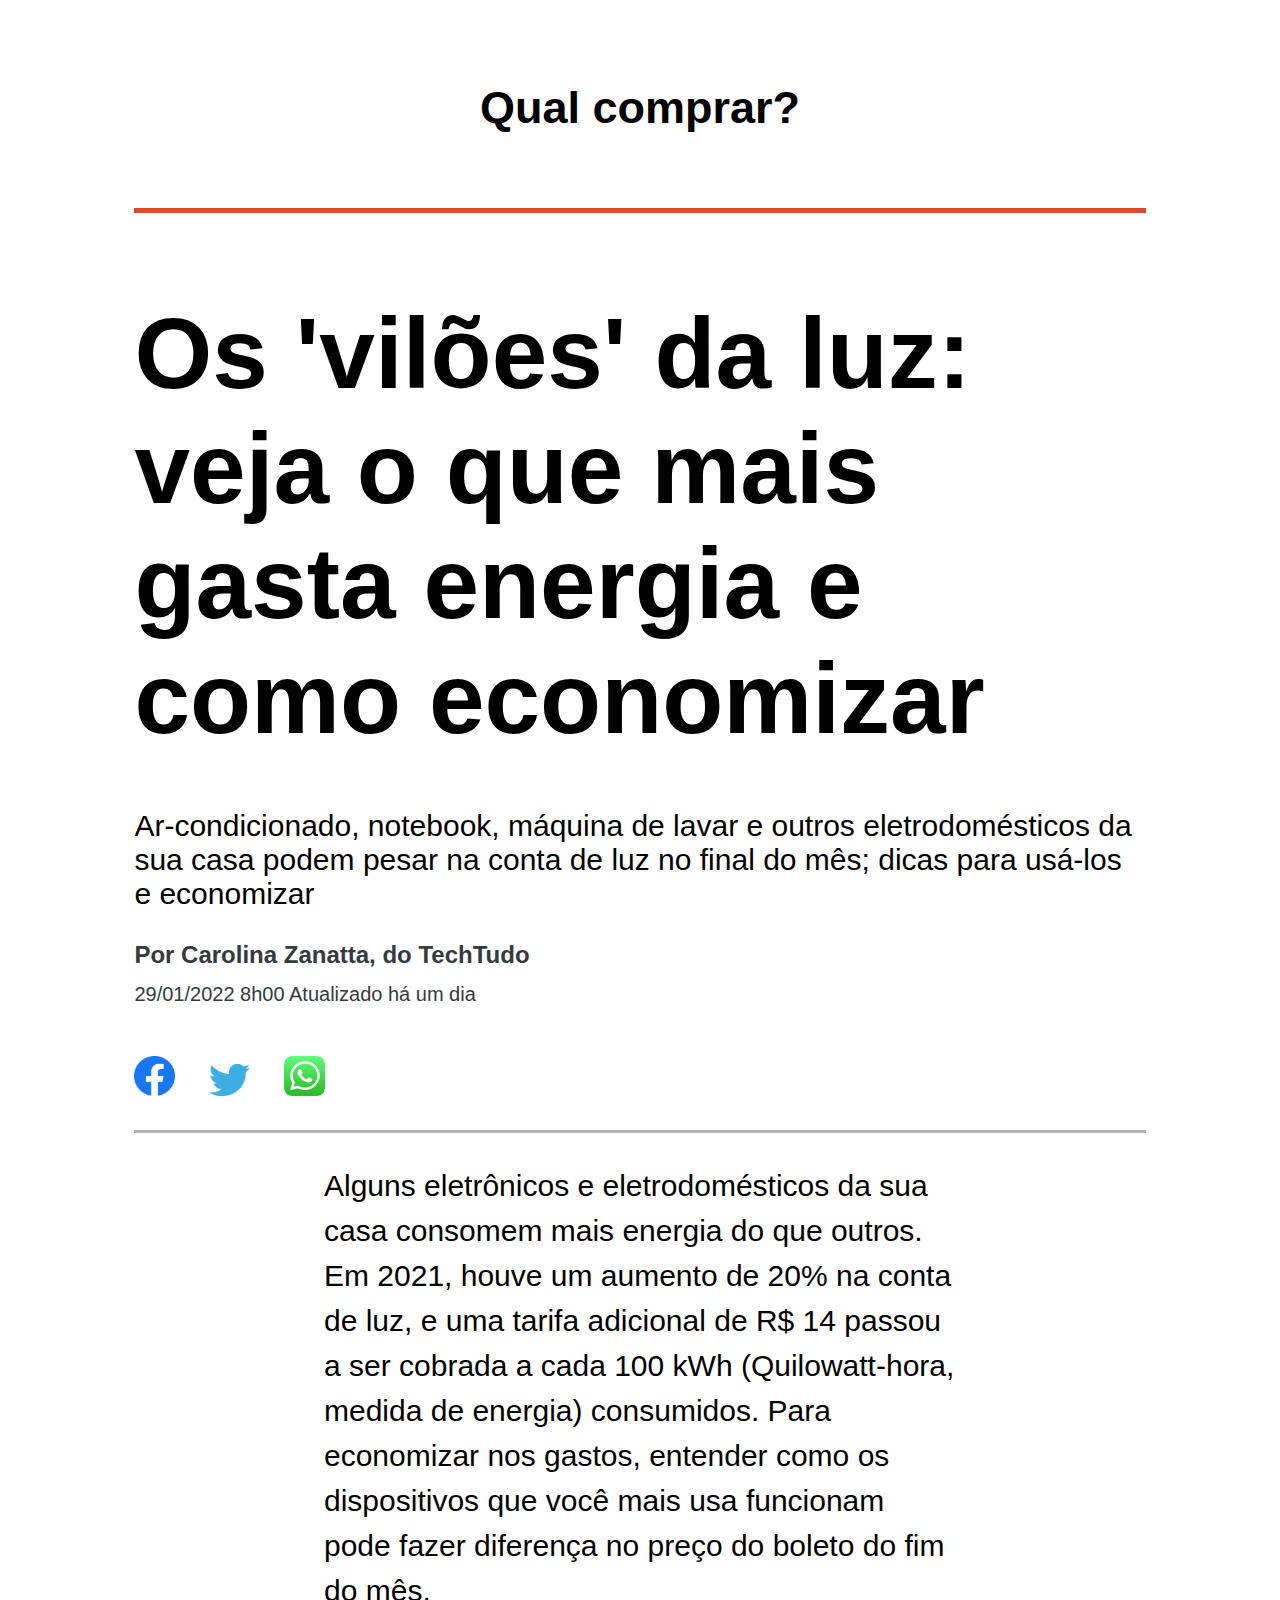
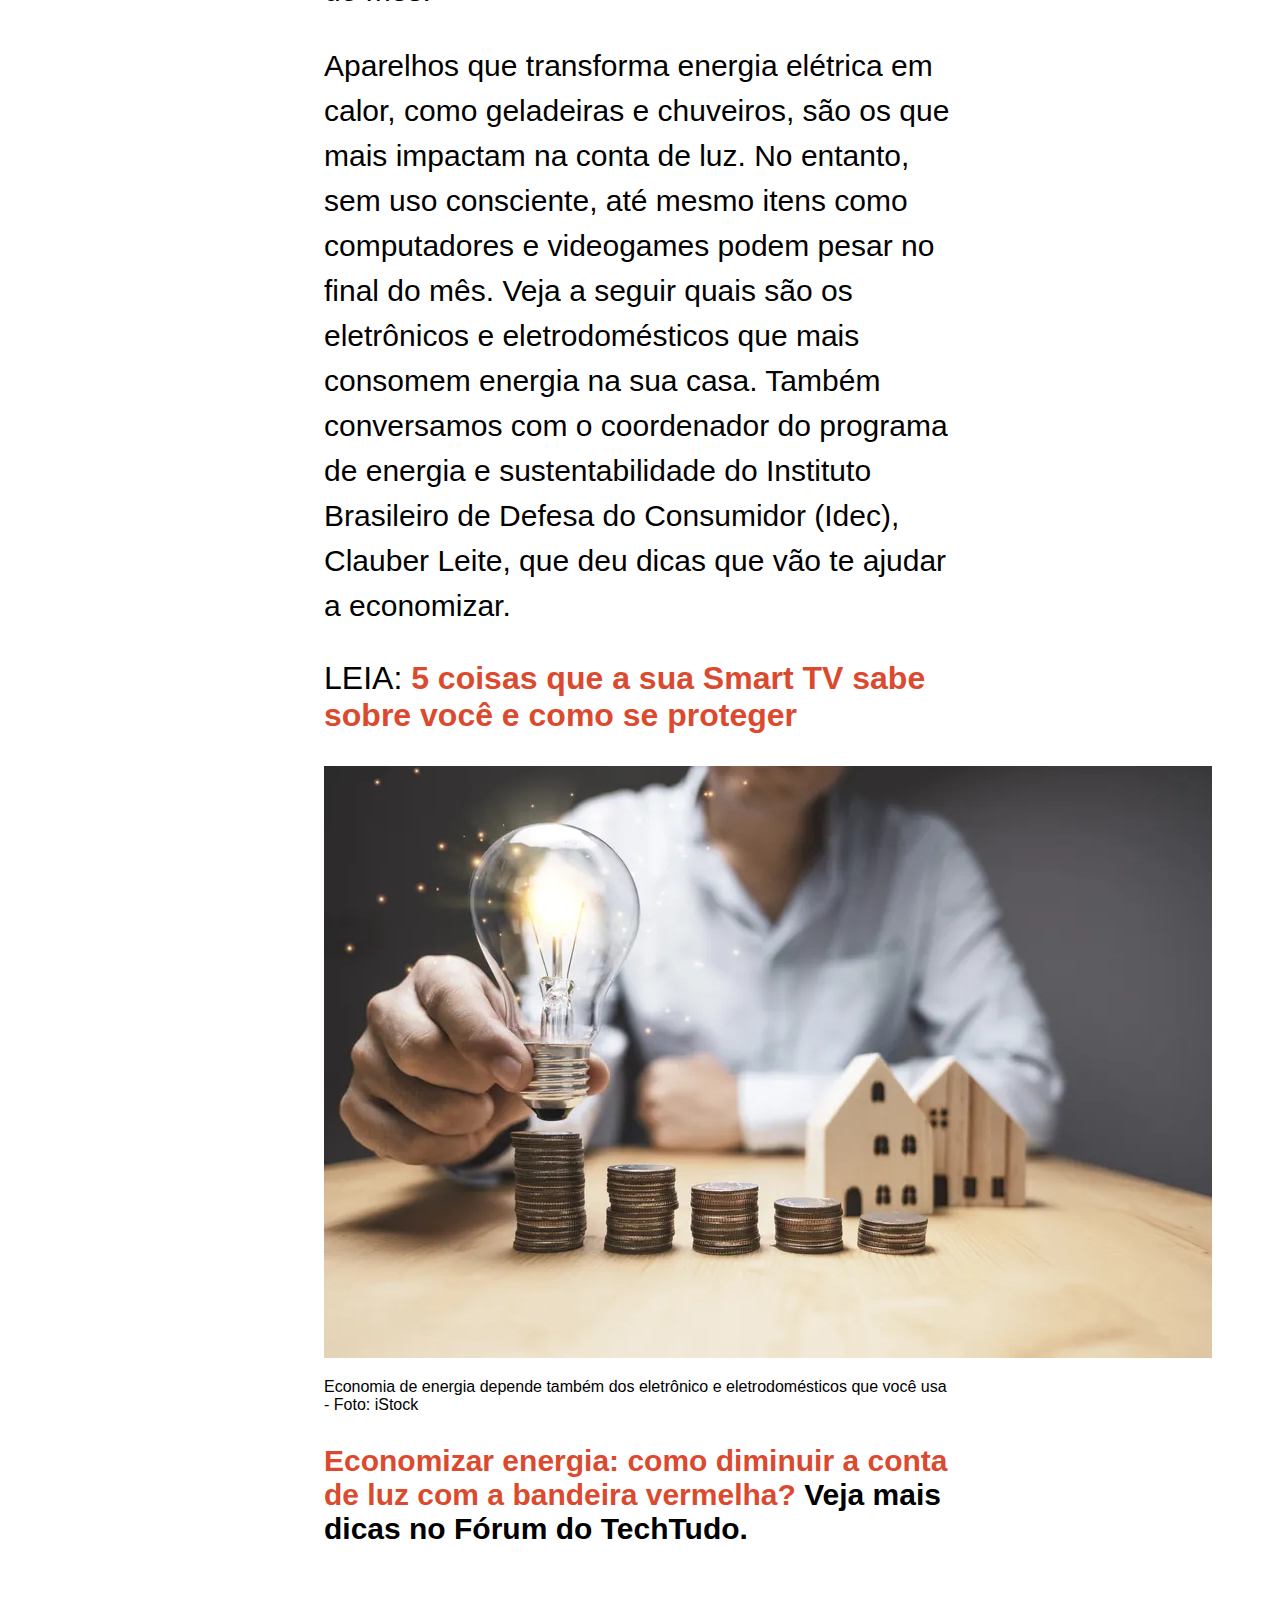
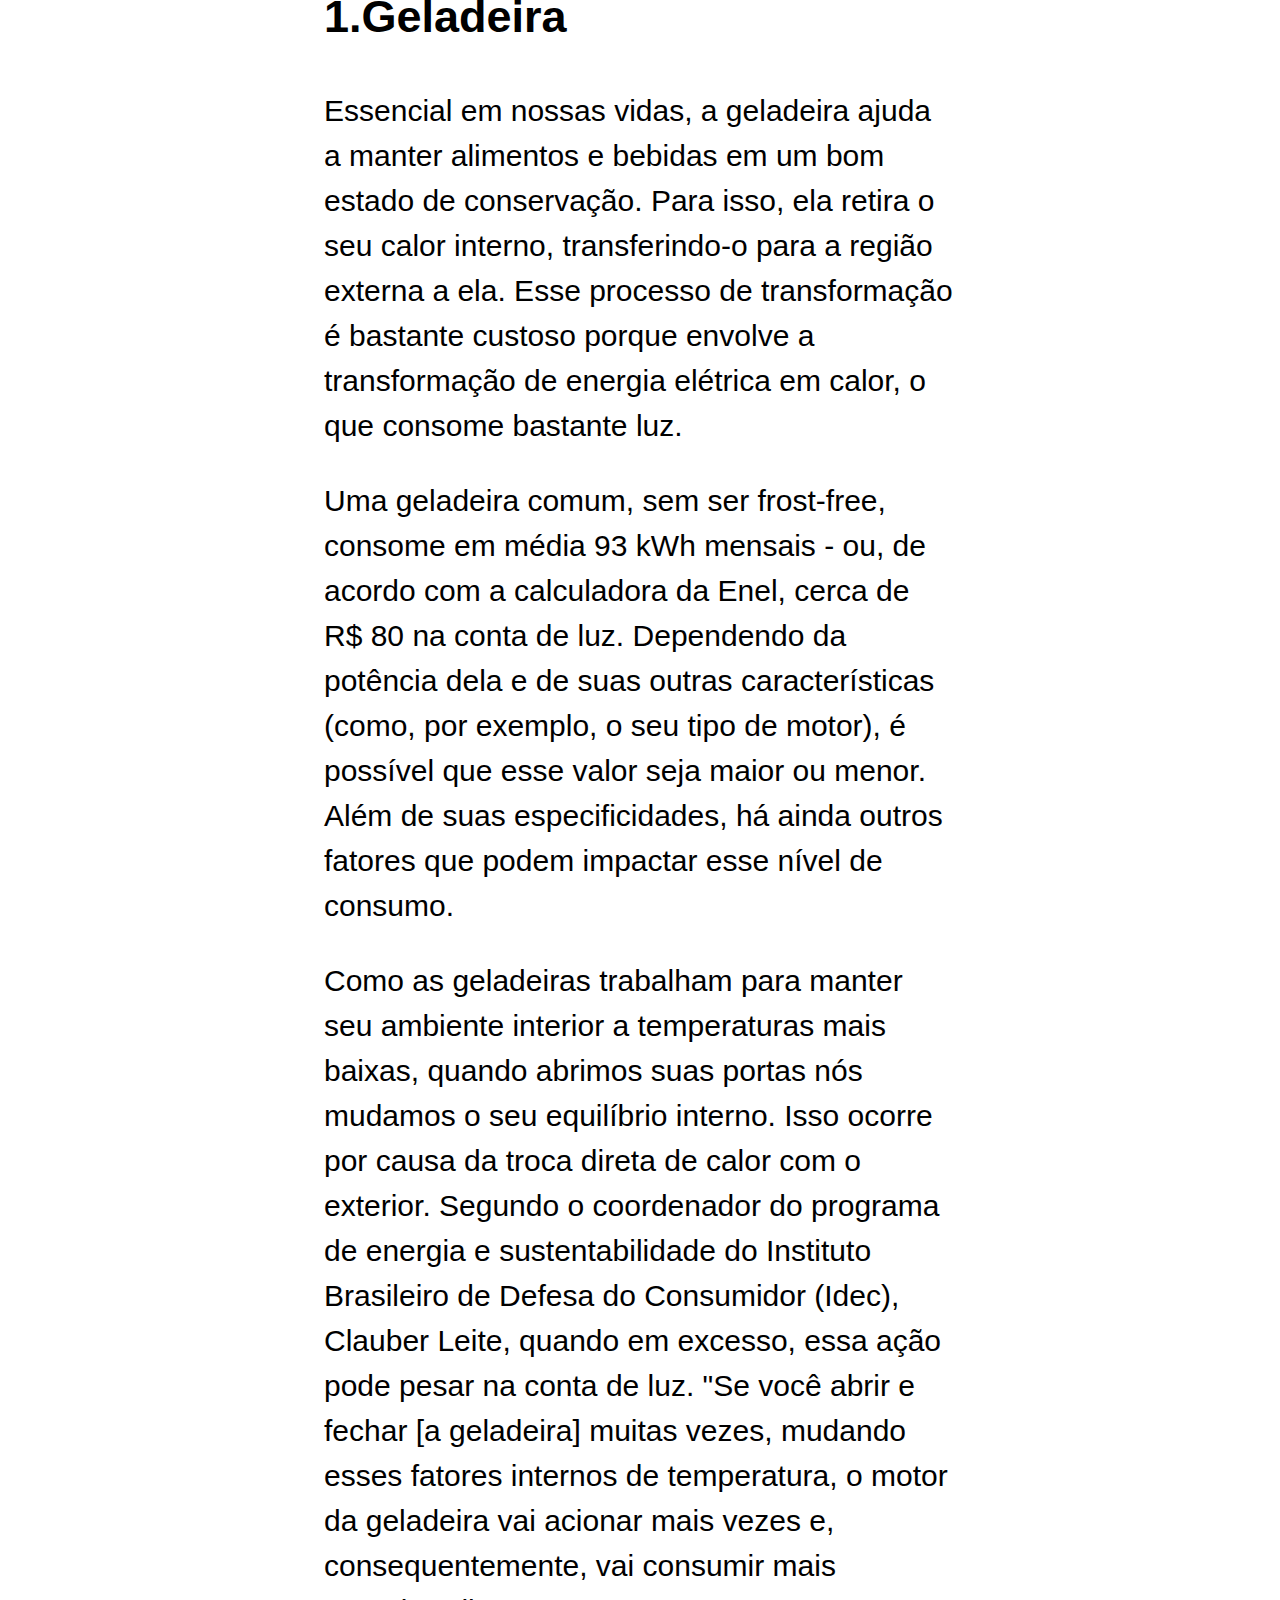
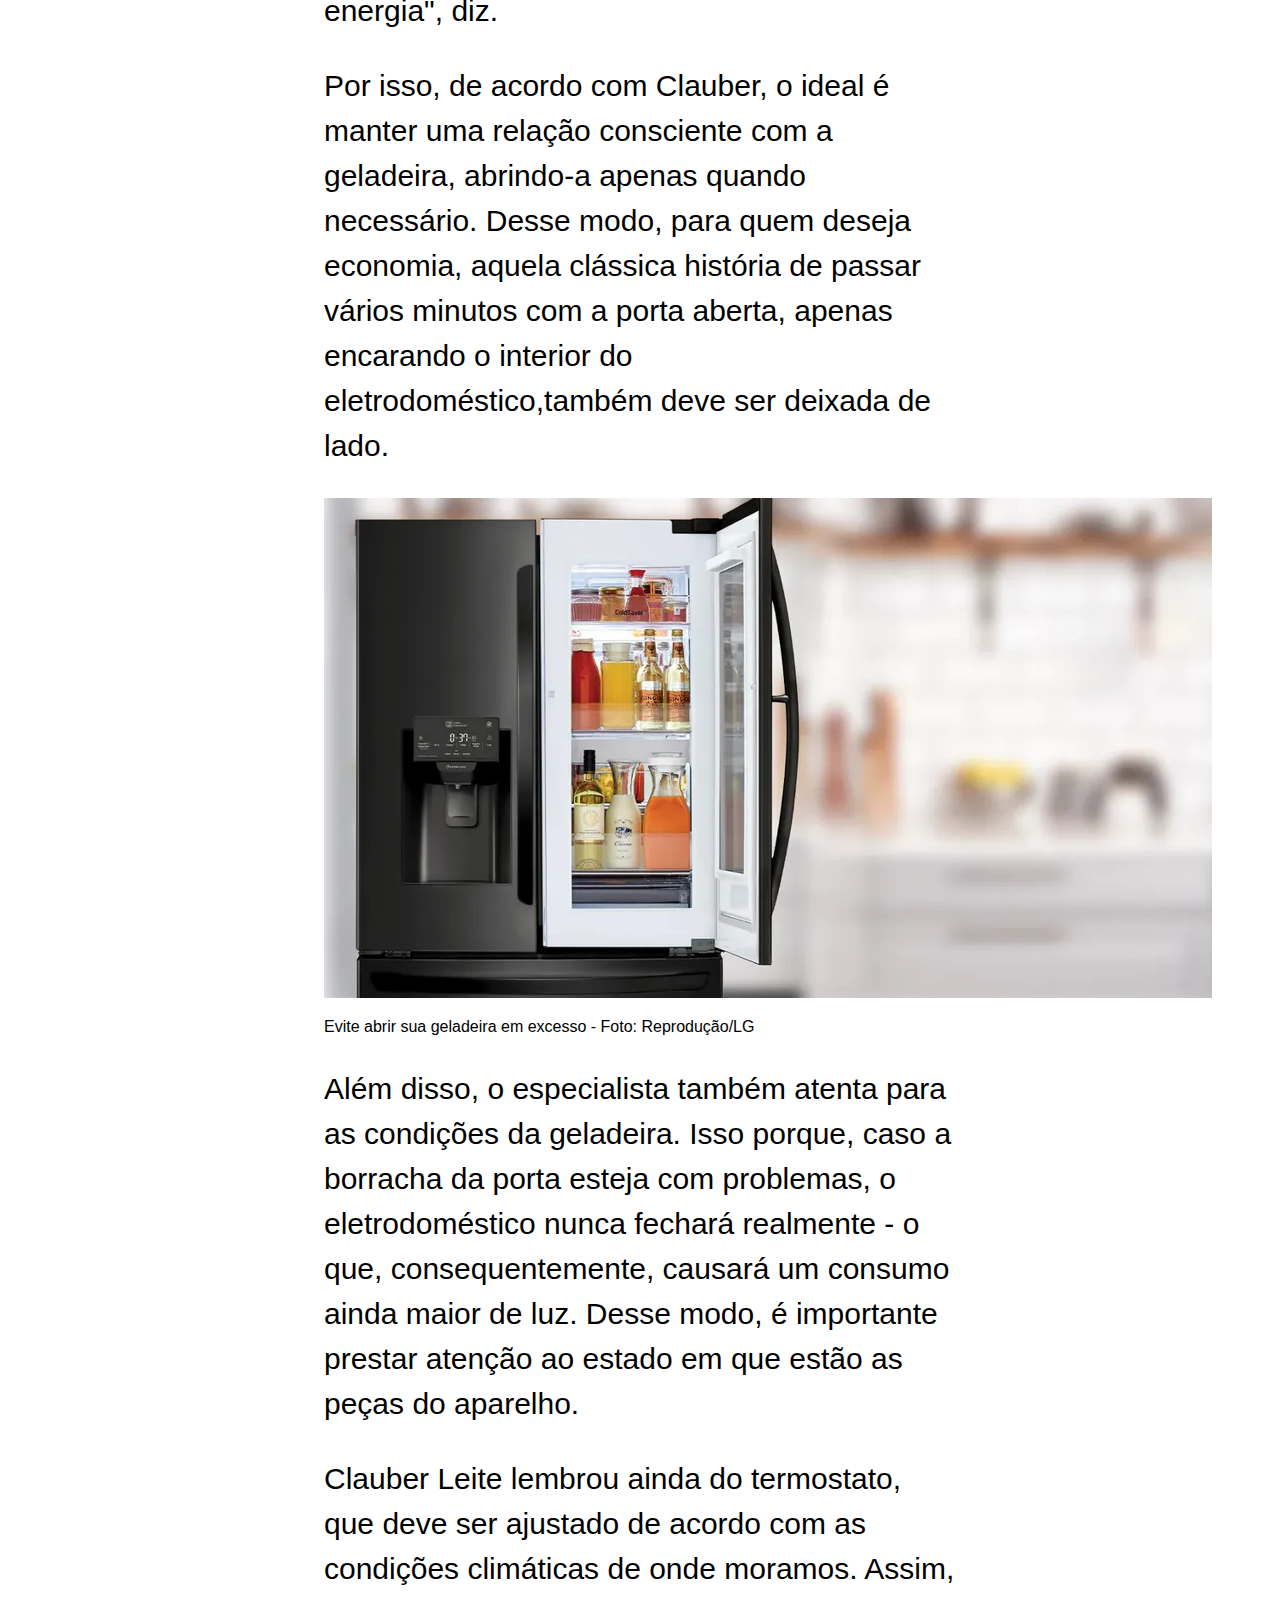
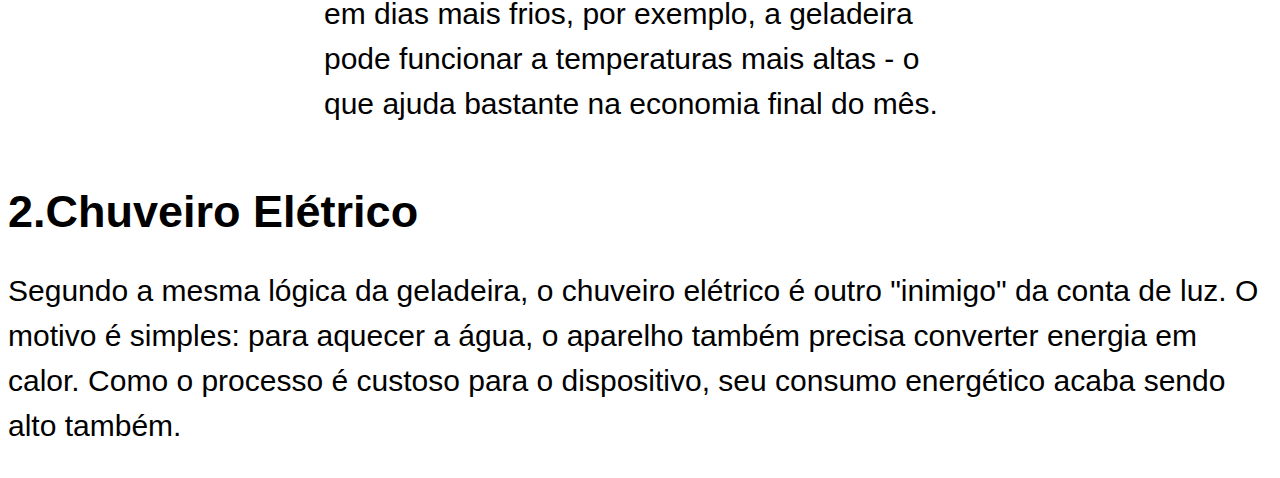
<file: Nova Pasta/index.html>
<!DOCTYPE html>
<html lang="pt-BR">
    <head>
        <meta charset="UTF-8">
        <link rel="stylesheet" href="style.css">
        <meta name="viewport" content="width=device-width, initial-scale=1.0">
        <title>Projeto</title>
    </head>
    <body>
        <div class="headerContainer">
            <h1 class="titleHeader">Qual comprar?</h1>
        </div>
        <div class="container">
            <h2 class="titleH2">Os 'vilões' da luz: veja o que mais gasta energia e como economizar</h2>
            <p class="paragraphH2">Ar-condicionado, notebook, máquina de lavar e outros eletrodomésticos da sua casa podem pesar na conta de luz no final do mês; dicas para usá-los e economizar</p>
            <p class="paragraphName">Por Carolina Zanatta, do TechTudo</p>
            <p class="subtitleName">29/01/2022 8h00 Atualizado há um dia</p>
            <div class="containerImageIcon">
                <a href="https://web.facebook.com/elbertjean/?_rdc=1&_rdr" class="tagA">
                    <img class="imageIcon" src="./facebook.webp"/>
                </a>
                <a href="https://twitter.com" class="tagA">
                    <img class="imageIcon" src="./twitter.png"/>
                </a>
                <a href="https://web.whatsapp.com" class="tagA">
                    <img class="imageIcon" src="./whatsapp.png"/>
                </a>
                            </div>
        </div>
        <div class="containerContext">
            <p class="paragraphContext">
                Alguns eletrônicos e eletrodomésticos da sua casa consomem
                mais energia do que outros. Em 2021, houve um aumento de
                20% na conta de luz, e uma tarifa adicional de R$ 14 passou a
                ser cobrada a cada 100 kWh (Quilowatt-hora, medida de energia)
                consumidos. Para economizar nos gastos, entender como os
                dispositivos que você mais usa funcionam pode fazer diferença
                no preço do boleto do fim do mês.
            </p>
            <p class="paragraphContext">
                Aparelhos que transforma energia elétrica em calor, como
                geladeiras e chuveiros, são os que mais impactam na conta de
                luz. No entanto, sem uso consciente, até mesmo itens como
                computadores e videogames podem pesar no final do mês. Veja
                a seguir quais são os eletrônicos e eletrodomésticos que mais
                consomem energia na sua casa. Também conversamos com o
                coordenador do programa de energia e sustentabilidade do
                Instituto Brasileiro de Defesa do Consumidor (Idec), Clauber
                Leite, que deu dicas que vão te ajudar a economizar.
            </p>
            <p class="subtitleLink">
                LEIA: 
                <a class="subtitleLinkRed" href="https://google.com.br">
                    5 coisas que a sua Smart TV sabe sobre você e como
                    se proteger
                </a>
            </p>
        <img src="lampada.webp" alt="lampada">
        <p>Economia de energia depende também dos eletrônico e eletrodomésticos que você usa - Foto: iStock
        </p>
        <p class="textlampada">
            Economizar energia: como diminuir a conta de luz com a bandeira vermelha? 
            <a class="textlampadaa">
                Veja mais dicas no Fórum do TechTudo.
            </a>
        </p>
        <div class="geladeira">
            <h3 class="titlegeladeira">1.Geladeira</h3>
            <p class="paragraphGeladeira">
                Essencial em nossas vidas, a geladeira ajuda a manter alimentos
                e bebidas em um bom estado de conservação. Para isso, ela
                retira o seu calor interno, transferindo-o para a região externa a
                ela. Esse processo de transformação é bastante custoso porque
                envolve a transformação de energia elétrica em calor, o que
                consome bastante luz.
            </p>
            <p class="paragraphGeladeira">
                Uma geladeira comum, sem ser frost-free, consome em média
                93 kWh mensais - ou, de acordo com a calculadora da Enel,
                cerca de R$ 80 na conta de luz. Dependendo da potência dela e
                de suas outras características (como, por exemplo, o seu tipo de
                motor), é possível que esse valor seja maior ou menor. Além de
                suas especificidades, há ainda outros fatores que podem
                impactar esse nível de consumo.
            </p>
            <p class="paragraphGeladeira">
                Como as geladeiras trabalham para manter seu ambiente
                interior a temperaturas mais baixas, quando abrimos suas
                portas nós mudamos o seu equilíbrio interno. Isso ocorre por
                causa da troca direta de calor com o exterior. Segundo o
                coordenador do programa de energia e sustentabilidade do
                Instituto Brasileiro de Defesa do Consumidor (Idec), Clauber
                Leite, quando em excesso, essa ação pode pesar na conta de
                luz. "Se você abrir e fechar [a geladeira] muitas vezes, mudando
                esses fatores internos de temperatura, o motor da geladeira vai
                acionar mais vezes e, consequentemente, vai consumir mais
                energia", diz.
            </p>
            <p class="paragraphGeladeira">
                Por isso, de acordo com Clauber, o ideal é manter uma relação
                consciente com a geladeira, abrindo-a apenas quando
                necessário. Desse modo, para quem deseja economia, aquela
                clássica história de passar vários minutos com a porta aberta,
                apenas encarando o interior do eletrodoméstico,também deve
                ser deixada de lado.
            </p>
        </div>
        <img src="geladeira.webp" alt="geladeira">
        <p class="textgeladeira">
            Evite abrir sua geladeira em excesso - Foto: Reprodução/LG
        </p>
        <p class="paragraphGeladeira">
            Além disso, o especialista também atenta para as condições da
            geladeira. Isso porque, caso a borracha da porta esteja com
            problemas, o eletrodoméstico nunca fechará realmente - o que,
            consequentemente, causará um consumo ainda maior de luz.
            Desse modo, é importante prestar atenção ao estado em que
            estão as peças do aparelho.
        </p>
        <p class="paragraphGeladeira">
            Clauber Leite lembrou ainda do termostato, que deve ser
            ajustado de acordo com as condições climáticas de onde
            moramos. Assim, em dias mais frios, por exemplo, a geladeira
            pode funcionar a temperaturas mais altas - o que ajuda
            bastante na economia final do mês.
        </p>
       </div>
       <div class="chuveiroeletrico">
            <h4 class="titlechuveiroeletrico">2.Chuveiro Elétrico</h4>
            <p class="paragraphGeladeira">
                Segundo a mesma lógica da geladeira, o chuveiro elétrico é
                outro "inimigo" da conta de luz. O motivo é simples: para aquecer
                a água, o aparelho também precisa converter energia em calor.
                Como o processo é custoso para o dispositivo, seu consumo
                energético acaba sendo alto também.
            </p>
        </div> 
       
            
        
    </body>
</html>
</file>
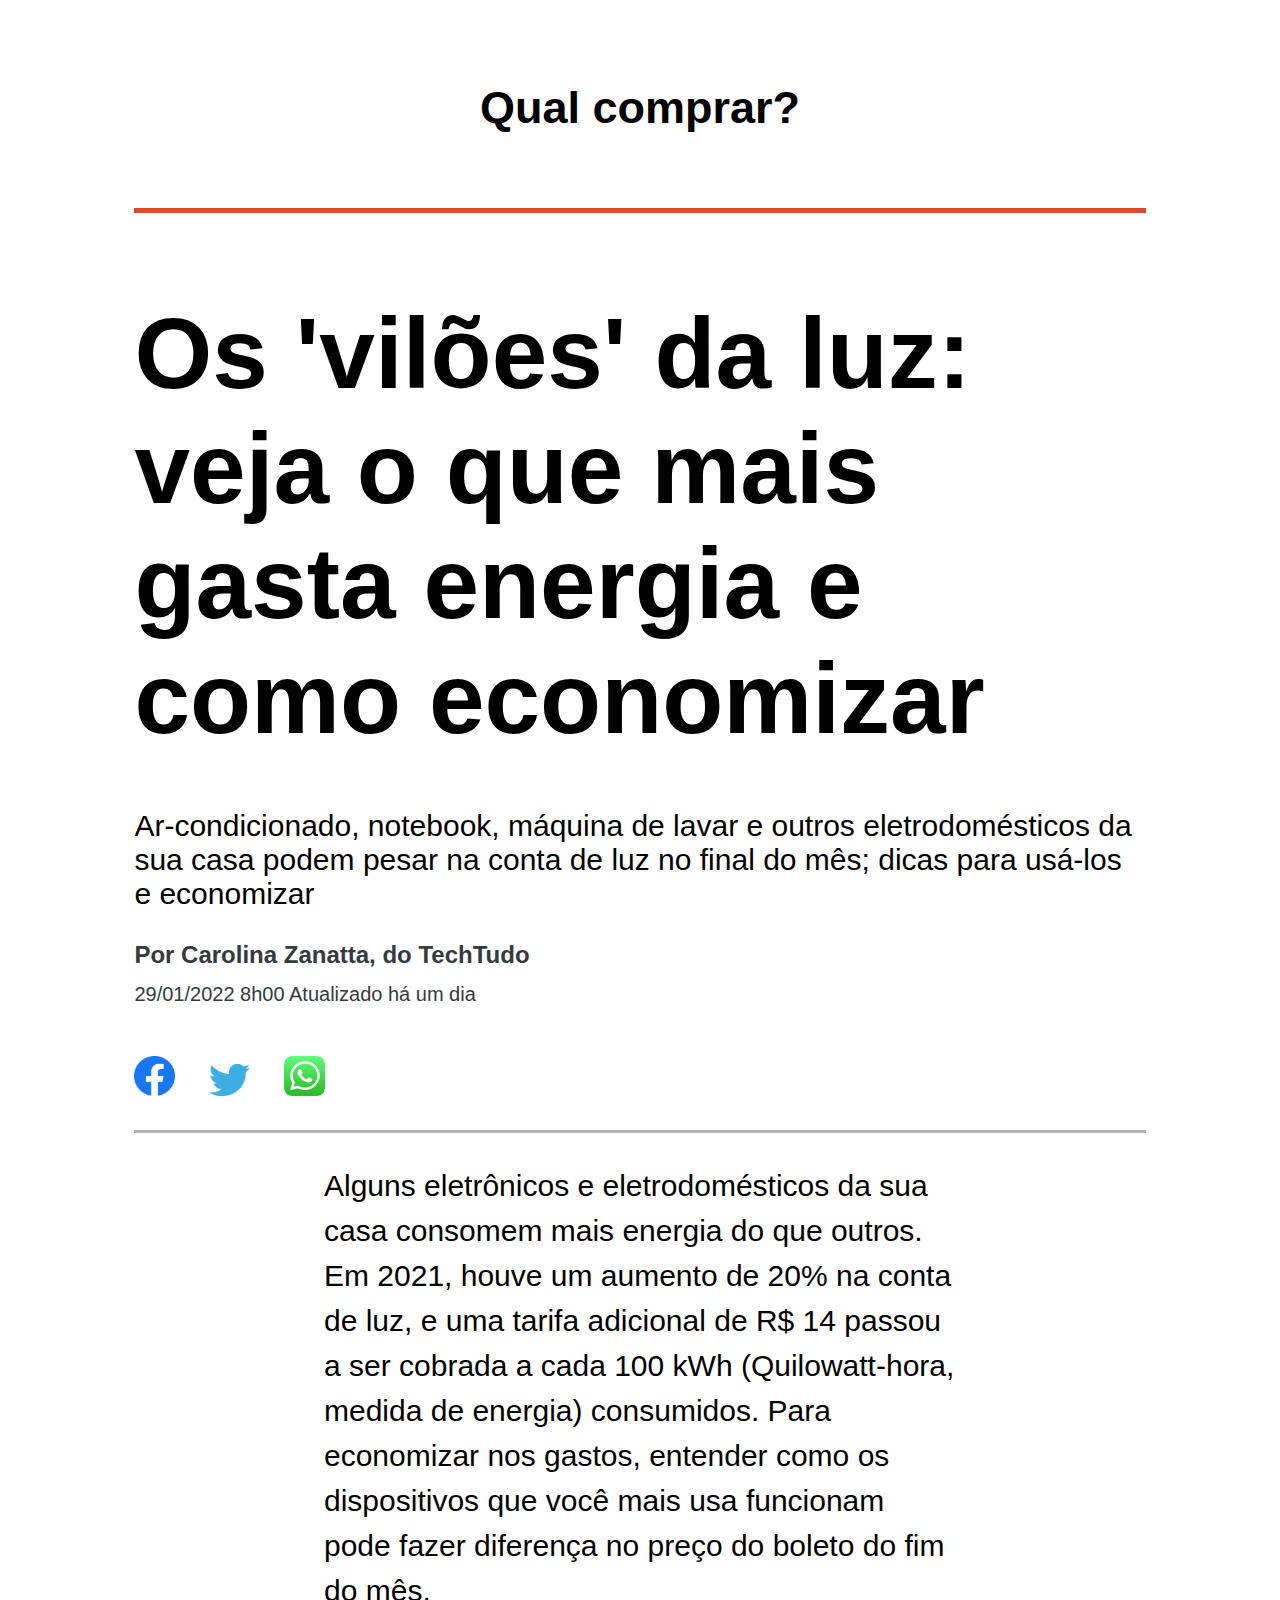
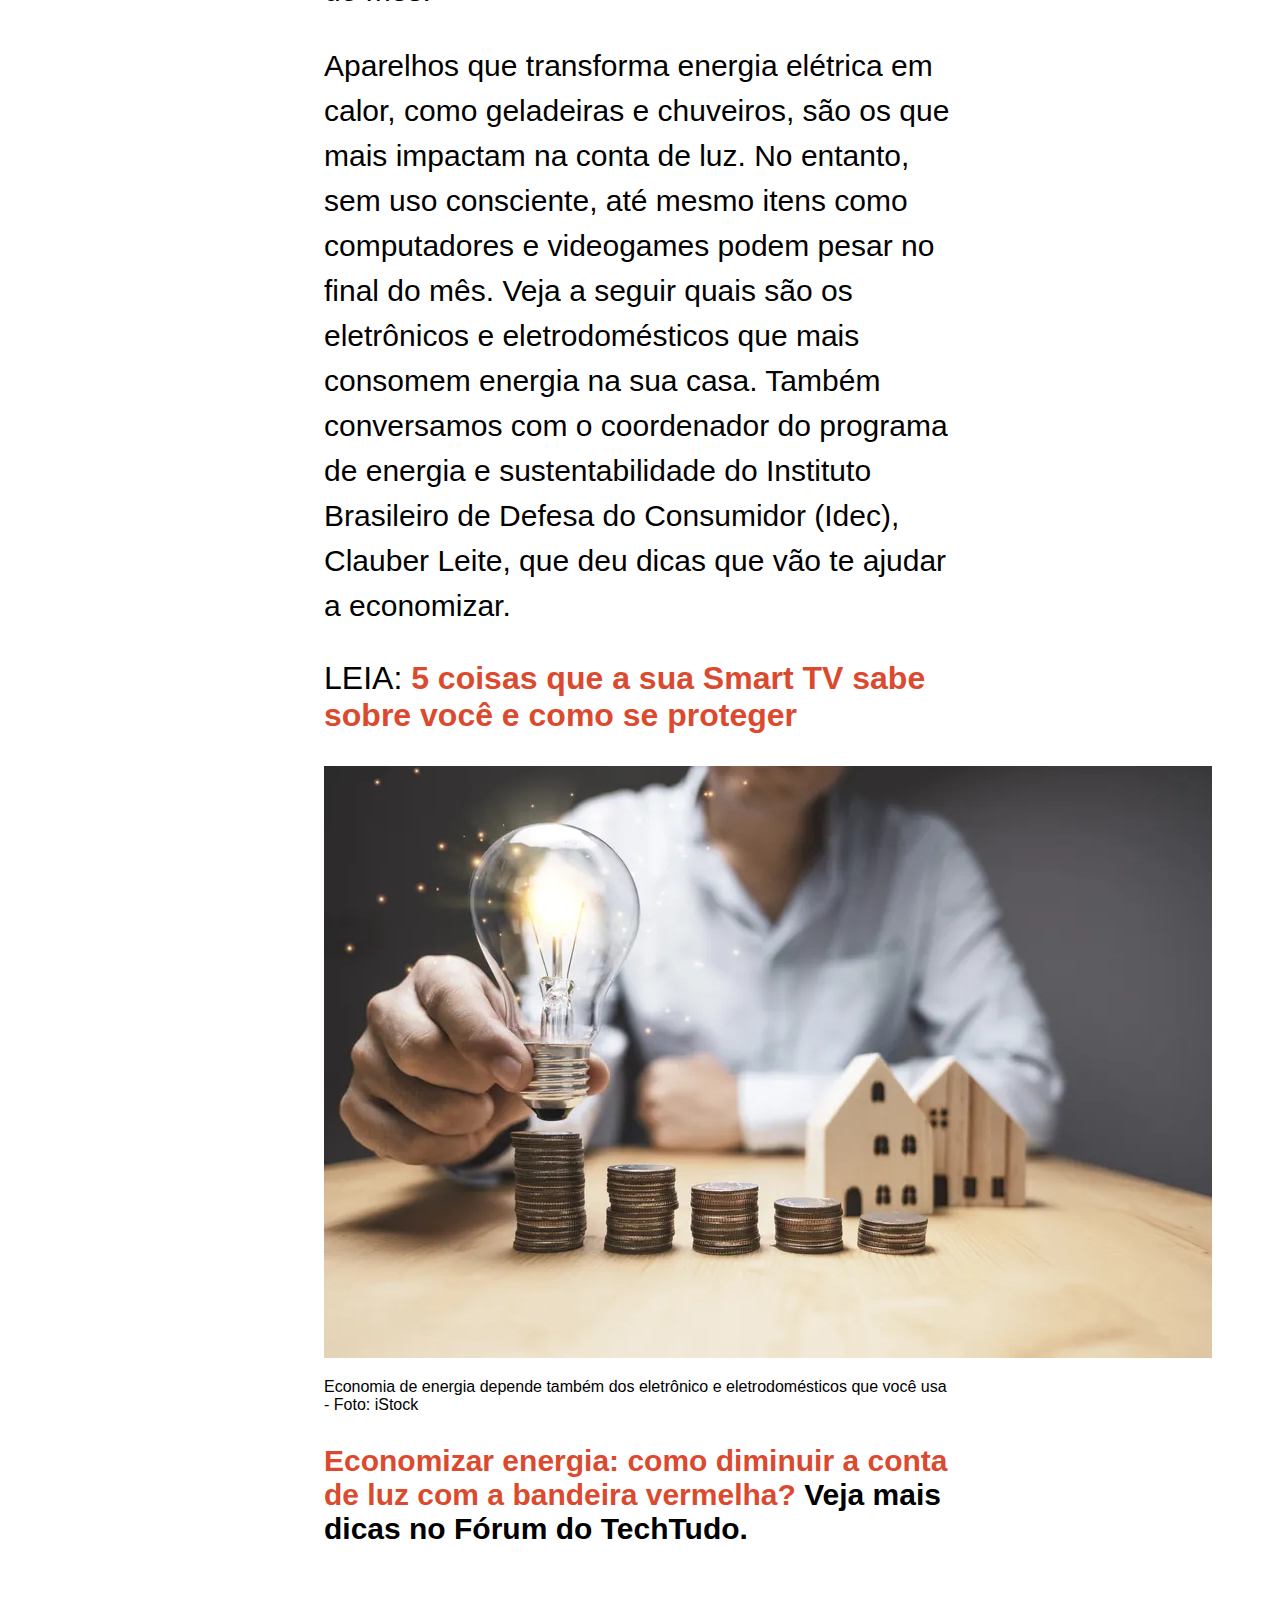
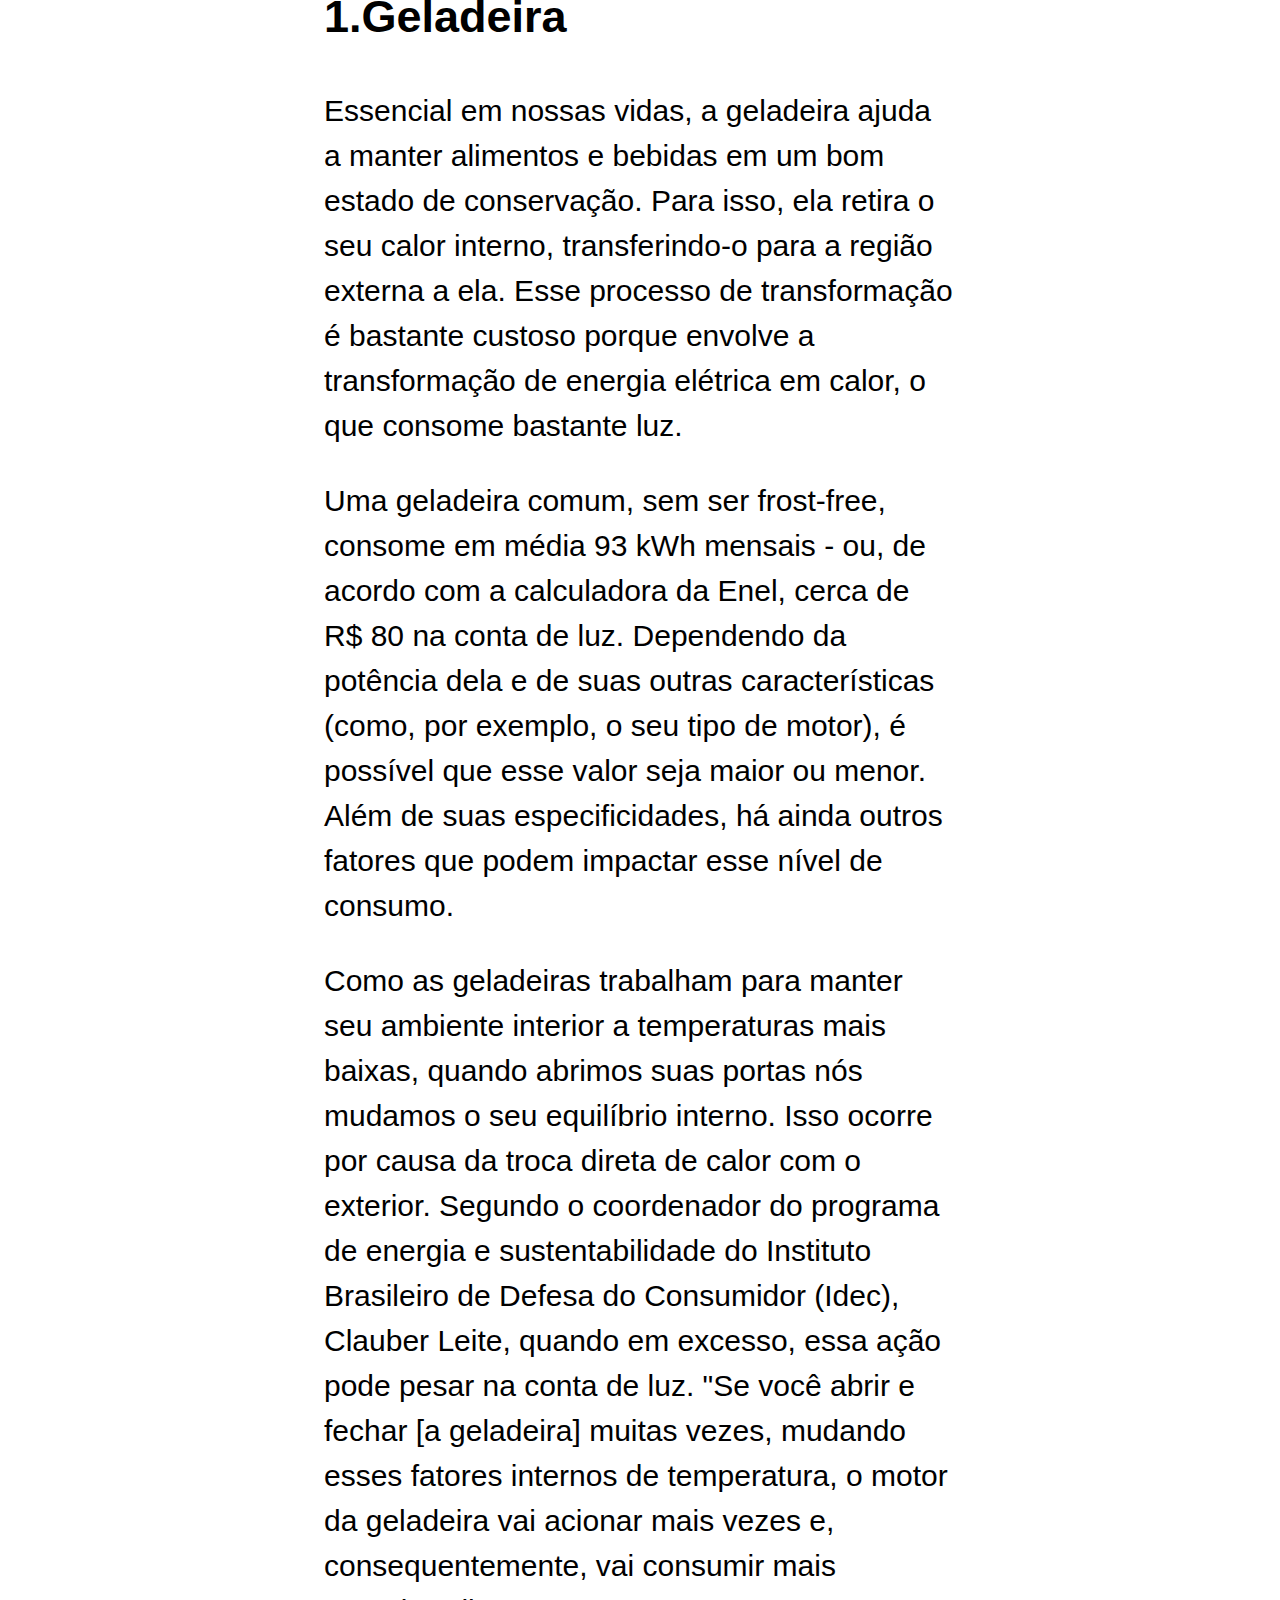
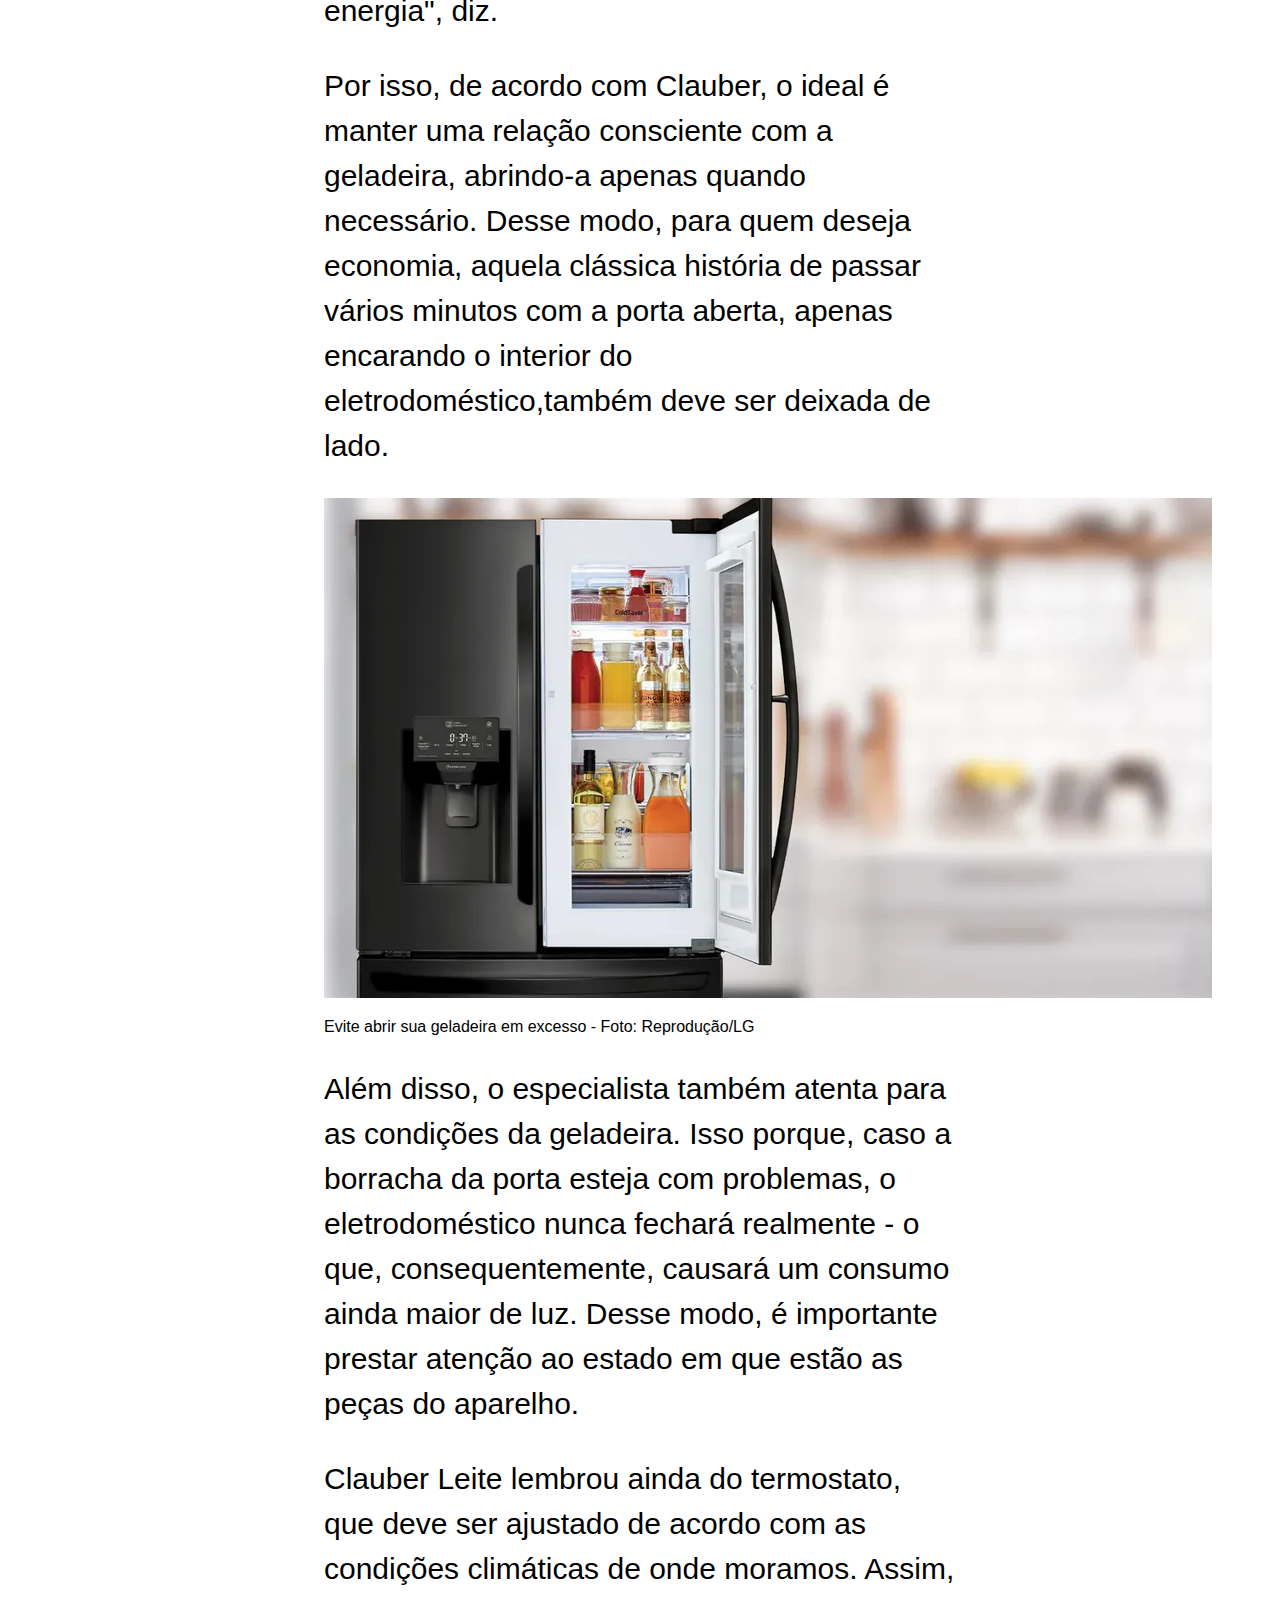
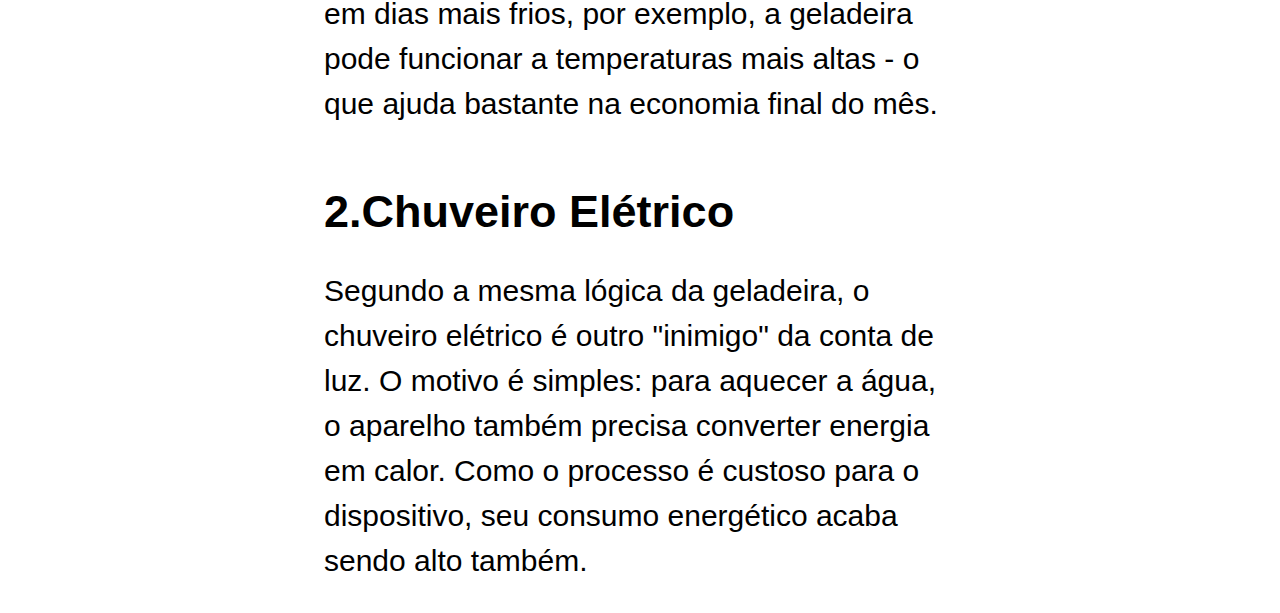
<file: siteElbert/index.html>
<!DOCTYPE html>
<html lang="pt-BR">
    <head>
        <meta charset="UTF-8">
        <link rel="stylesheet" href="style.css">
        <meta name="viewport" content="width=device-width, initial-scale=1.0">
        <title>Projeto</title>
    </head>
    <body>
        <div class="headerContainer">
            <h1 class="titleHeader">Qual comprar?</h1>
        </div>
        <div class="container">
            <h2 class="titleH2">Os 'vilões' da luz: veja o que mais gasta energia e como economizar</h2>
            <p class="paragraphH2">Ar-condicionado, notebook, máquina de lavar e outros eletrodomésticos da sua casa podem pesar na conta de luz no final do mês; dicas para usá-los e economizar</p>
            <p class="paragraphName">Por Carolina Zanatta, do TechTudo</p>
            <p class="subtitleName">29/01/2022 8h00 Atualizado há um dia</p>
            <div class="containerImageIcon">
                <a href="https://web.facebook.com/elbertjean/?_rdc=1&_rdr" class="tagA">
                    <img class="imageIcon" src="./facebook.webp"/>
                </a>
                <a href="https://twitter.com" class="tagA">
                    <img class="imageIcon" src="./twitter.png"/>
                </a>
                <a href="https://web.whatsapp.com" class="tagA">
                    <img class="imageIcon" src="./whatsapp.png"/>
                </a>
                            </div>
        </div>
        <div class="containerContext">
            <p class="paragraphContext">
                Alguns eletrônicos e eletrodomésticos da sua casa consomem
                mais energia do que outros. Em 2021, houve um aumento de
                20% na conta de luz, e uma tarifa adicional de R$ 14 passou a
                ser cobrada a cada 100 kWh (Quilowatt-hora, medida de energia)
                consumidos. Para economizar nos gastos, entender como os
                dispositivos que você mais usa funcionam pode fazer diferença
                no preço do boleto do fim do mês.
            </p>
            <p class="paragraphContext">
                Aparelhos que transforma energia elétrica em calor, como
                geladeiras e chuveiros, são os que mais impactam na conta de
                luz. No entanto, sem uso consciente, até mesmo itens como
                computadores e videogames podem pesar no final do mês. Veja
                a seguir quais são os eletrônicos e eletrodomésticos que mais
                consomem energia na sua casa. Também conversamos com o
                coordenador do programa de energia e sustentabilidade do
                Instituto Brasileiro de Defesa do Consumidor (Idec), Clauber
                Leite, que deu dicas que vão te ajudar a economizar.
            </p>
            <p class="subtitleLink">
                LEIA: 
                <a class="subtitleLinkRed" href="https://google.com.br">
                    5 coisas que a sua Smart TV sabe sobre você e como
                    se proteger
                </a>
            </p>
        <img src="lampada.webp" alt="lampada">
        <p>Economia de energia depende também dos eletrônico e eletrodomésticos que você usa - Foto: iStock
        </p>
        <p class="textlampada">
            Economizar energia: como diminuir a conta de luz com a bandeira vermelha? 
            <a class="textlampadaa">
                Veja mais dicas no Fórum do TechTudo.
            </a>
        </p>
        <div class="geladeira">
            <h3 class="titlegeladeira">1.Geladeira</h3>
            <p class="paragraphGeladeira">
                Essencial em nossas vidas, a geladeira ajuda a manter alimentos
                e bebidas em um bom estado de conservação. Para isso, ela
                retira o seu calor interno, transferindo-o para a região externa a
                ela. Esse processo de transformação é bastante custoso porque
                envolve a transformação de energia elétrica em calor, o que
                consome bastante luz.
            </p>
            <p class="paragraphGeladeira">
                Uma geladeira comum, sem ser frost-free, consome em média
                93 kWh mensais - ou, de acordo com a calculadora da Enel,
                cerca de R$ 80 na conta de luz. Dependendo da potência dela e
                de suas outras características (como, por exemplo, o seu tipo de
                motor), é possível que esse valor seja maior ou menor. Além de
                suas especificidades, há ainda outros fatores que podem
                impactar esse nível de consumo.
            </p>
            <p class="paragraphGeladeira">
                Como as geladeiras trabalham para manter seu ambiente
                interior a temperaturas mais baixas, quando abrimos suas
                portas nós mudamos o seu equilíbrio interno. Isso ocorre por
                causa da troca direta de calor com o exterior. Segundo o
                coordenador do programa de energia e sustentabilidade do
                Instituto Brasileiro de Defesa do Consumidor (Idec), Clauber
                Leite, quando em excesso, essa ação pode pesar na conta de
                luz. "Se você abrir e fechar [a geladeira] muitas vezes, mudando
                esses fatores internos de temperatura, o motor da geladeira vai
                acionar mais vezes e, consequentemente, vai consumir mais
                energia", diz.
            </p>
            <p class="paragraphGeladeira">
                Por isso, de acordo com Clauber, o ideal é manter uma relação
                consciente com a geladeira, abrindo-a apenas quando
                necessário. Desse modo, para quem deseja economia, aquela
                clássica história de passar vários minutos com a porta aberta,
                apenas encarando o interior do eletrodoméstico,também deve
                ser deixada de lado.
            </p>
        </div>
        <img src="geladeira.webp" alt="geladeira">
        <p class="textgeladeira">
            Evite abrir sua geladeira em excesso - Foto: Reprodução/LG
        </p>
        <p class="paragraphGeladeira">
            Além disso, o especialista também atenta para as condições da
            geladeira. Isso porque, caso a borracha da porta esteja com
            problemas, o eletrodoméstico nunca fechará realmente - o que,
            consequentemente, causará um consumo ainda maior de luz.
            Desse modo, é importante prestar atenção ao estado em que
            estão as peças do aparelho.
        </p>
        <p class="paragraphGeladeira">
            Clauber Leite lembrou ainda do termostato, que deve ser
            ajustado de acordo com as condições climáticas de onde
            moramos. Assim, em dias mais frios, por exemplo, a geladeira
            pode funcionar a temperaturas mais altas - o que ajuda
            bastante na economia final do mês.
        </p>
            <h4 class="titlechuveiroeletrico">2.Chuveiro Elétrico</h4>
            <p class="paragraphGeladeira">
                Segundo a mesma lógica da geladeira, o chuveiro elétrico é
                outro "inimigo" da conta de luz. O motivo é simples: para aquecer
                a água, o aparelho também precisa converter energia em calor.
                Como o processo é custoso para o dispositivo, seu consumo
                energético acaba sendo alto também.
            </p>
        </div> 
       
            
        
    </body>
</html>
</file>
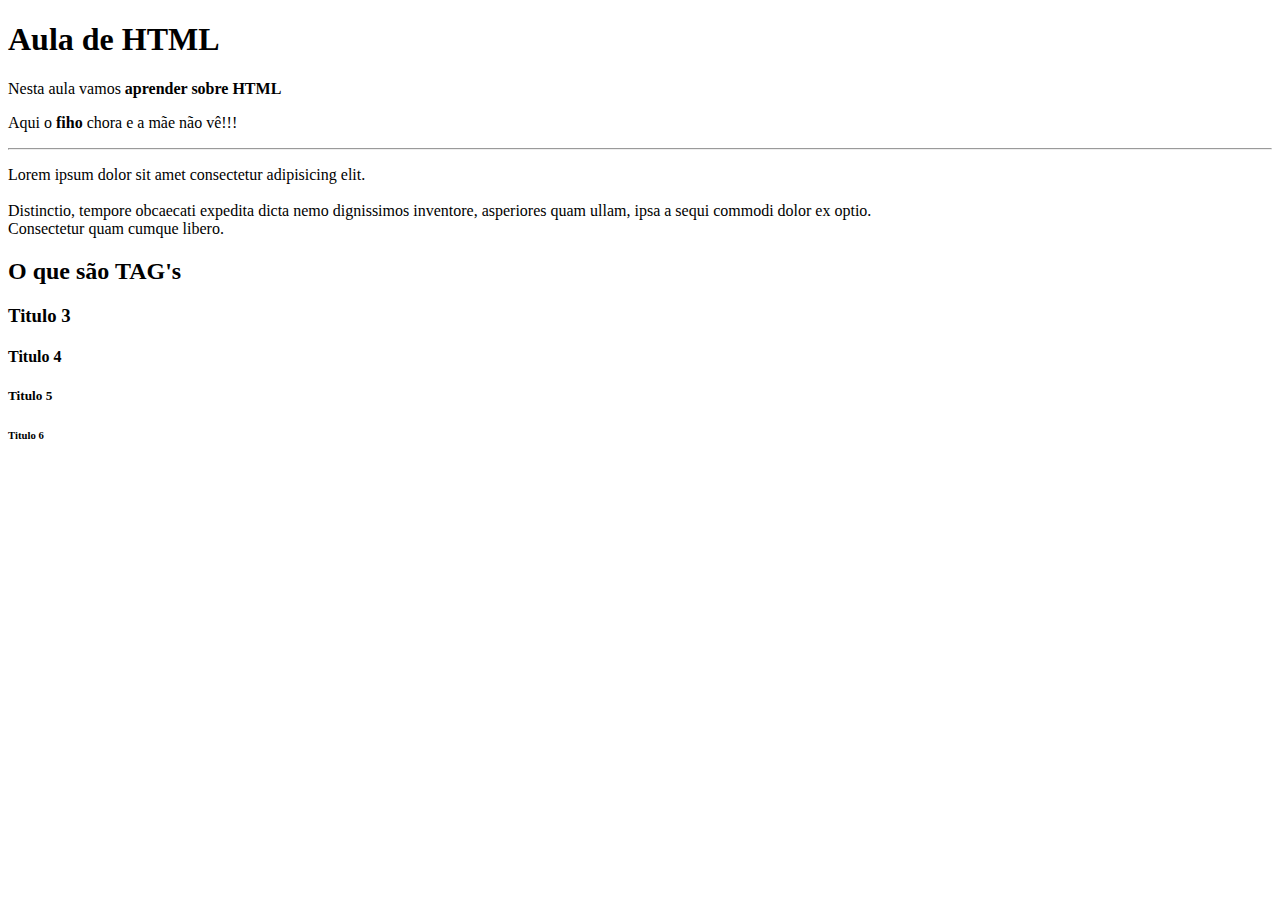
<file: sites/site_1/index.html>
<!DOCTYPE html>
<html lang="pt-br">
<head>
    <meta charset="UTF-8">
    <meta http-equiv="X-UA-Compatible" content="IE=edge">
    <meta name="viewport" content=""width=device-width, initial-scale="1.0">
    <meta name="description" content="Esse é o meu primeiro SITE!">
    <meta name="keywords" content="curso, programacao, html, css">
    <meta name="author" content="aron felix silva de oliveira">    
    
    <title>Meu primeiro SITE</title>

</head>

<body>
   <h1>Aula de HTML</h1>
<p>Nesta aula vamos <strong>aprender sobre HTML</strong></p>
<p>Aqui o <b>fiho</b> chora e a mãe não vê!!! </p>
<hr>

<p>Lorem ipsum dolor sit amet consectetur adipisicing elit. 
    <br><br>Distinctio, tempore obcaecati expedita dicta nemo dignissimos inventore, asperiores quam ullam, ipsa a sequi commodi dolor ex optio. 
    <br>Consectetur quam cumque libero.</p>

   <h2>O que são TAG's</h2>
   <h3>Titulo 3</h3>
   <h4>Titulo 4</h4>
   <h5>Titulo 5</h5>
   <h6>Titulo 6</h6>

</body>
</html>
</file>
<file: Nova Pasta/style.css>
body{
    font-family: Arial, Helvetica, sans-serif;
}

.headerContainer {
    height: 200px;
    display: flex;
    align-items: center;
    justify-content: center;
    border-bottom-width: 5px;
    border-bottom-style: solid;
    border-bottom-color: #DB4A2E;
    width: 80%;
    margin: 0 auto;
   
}

.titleHeader {
    color: black;
    font-size: 45px;
    font-weight: bold;
}

.container {
    width: 80%;
    margin: 0 auto;
    border-bottom-width: 3px;
    border-bottom-style: solid;
    border-bottom-color: rgb(180, 178, 178)
}

.titleH2 {
    font-size: 100px;
    font-weight: bold
} 

.paragraphH2{
    font-size: 30px;
    margin-top: -30px;
}

.paragraphName {
    font-size: 24px;
    font-weight: bold;
    color: #343A40;
}

.subtitleName {
    margin-top: -10px;
    font-size: 20px;
    color: #343A40;
}

.containerImageIcon{
    gap: 30px;
    padding: 30px 0;
}

.tagA{
    text-decoration: none;
}

.imageIcon{
    margin-right: 30px;
    width: 4%;
    text-decoration: none;
}

.containerContext{
    /* background-color: yellow; */
    width: 50%;
    margin: 0 auto;
}

.paragraphContext{
    font-size: 30px;
    margin-bottom: 30px;
    line-height: 45px;
}

.subtitleLink{
    color: black;
    font-size: 32px;
}

.subtitleLinkRed{
    color: #DB4A2E;
    font-weight: bold;
    text-decoration: none;
}

.img{
    text-align: center;
    height: 200px;
}

.textlampada{
    color: #DB4A2E;
    font-weight: bold;
    font-size: 30px;
    text-decoration: none; 
}

.textlampadaa{
    color: black;
    font-weight: bold;
    text-decoration: none; 
}
.titlegeladeira{
    color: black;
    font-size: 45px;
    font-weight: bold;
}

.paragraphGeladeira{
    font-size: 30px;
    margin-bottom: 30px;
    line-height: 45px;
}

.titlechuveiroeletrico{
    color: black;
    font-size: 45px;
    font-weight: bold;
    margin-bottom: 30px;
}
</file>
<file: siteElbert/style.css>
body{
    font-family: Arial, Helvetica, sans-serif;
}

.headerContainer {
    height: 200px;
    display: flex;
    align-items: center;
    justify-content: center;
    border-bottom-width: 5px;
    border-bottom-style: solid;
    border-bottom-color: #DB4A2E;
    width: 80%;
    margin: 0 auto;
   
}

.titleHeader {
    color: black;
    font-size: 45px;
    font-weight: bold;
}

.container {
    width: 80%;
    margin: 0 auto;
    border-bottom-width: 3px;
    border-bottom-style: solid;
    border-bottom-color: rgb(180, 178, 178)
}

.titleH2 {
    font-size: 100px;
    font-weight: bold
} 

.paragraphH2{
    font-size: 30px;
    margin-top: -30px;
}

.paragraphName {
    font-size: 24px;
    font-weight: bold;
    color: #343A40;
}

.subtitleName {
    margin-top: -10px;
    font-size: 20px;
    color: #343A40;
}

.containerImageIcon{
    gap: 30px;
    padding: 30px 0;
}

.tagA{
    text-decoration: none;
}

.imageIcon{
    margin-right: 30px;
    width: 4%;
    text-decoration: none;
}

.containerContext{
    /* background-color: yellow; */
    width: 50%;
    margin: 0 auto;
}

.paragraphContext{
    font-size: 30px;
    margin-bottom: 30px;
    line-height: 45px;
}

.subtitleLink{
    color: black;
    font-size: 32px;
}

.subtitleLinkRed{
    color: #DB4A2E;
    font-weight: bold;
    text-decoration: none;
}

.img{
    text-align: center;
    height: 200px;
}

.textlampada{
    color: #DB4A2E;
    font-weight: bold;
    font-size: 30px;
    text-decoration: none; 
}

.textlampadaa{
    color: black;
    font-weight: bold;
    text-decoration: none; 
}
.titlegeladeira{
    color: black;
    font-size: 45px;
    font-weight: bold;
}

.paragraphGeladeira{
    font-size: 30px;
    margin-bottom: 30px;
    line-height: 45px;
}

.titlechuveiroeletrico{
    color: black;
    font-size: 45px;
    font-weight: bold;
    margin-bottom: 30px;
}
</file>
